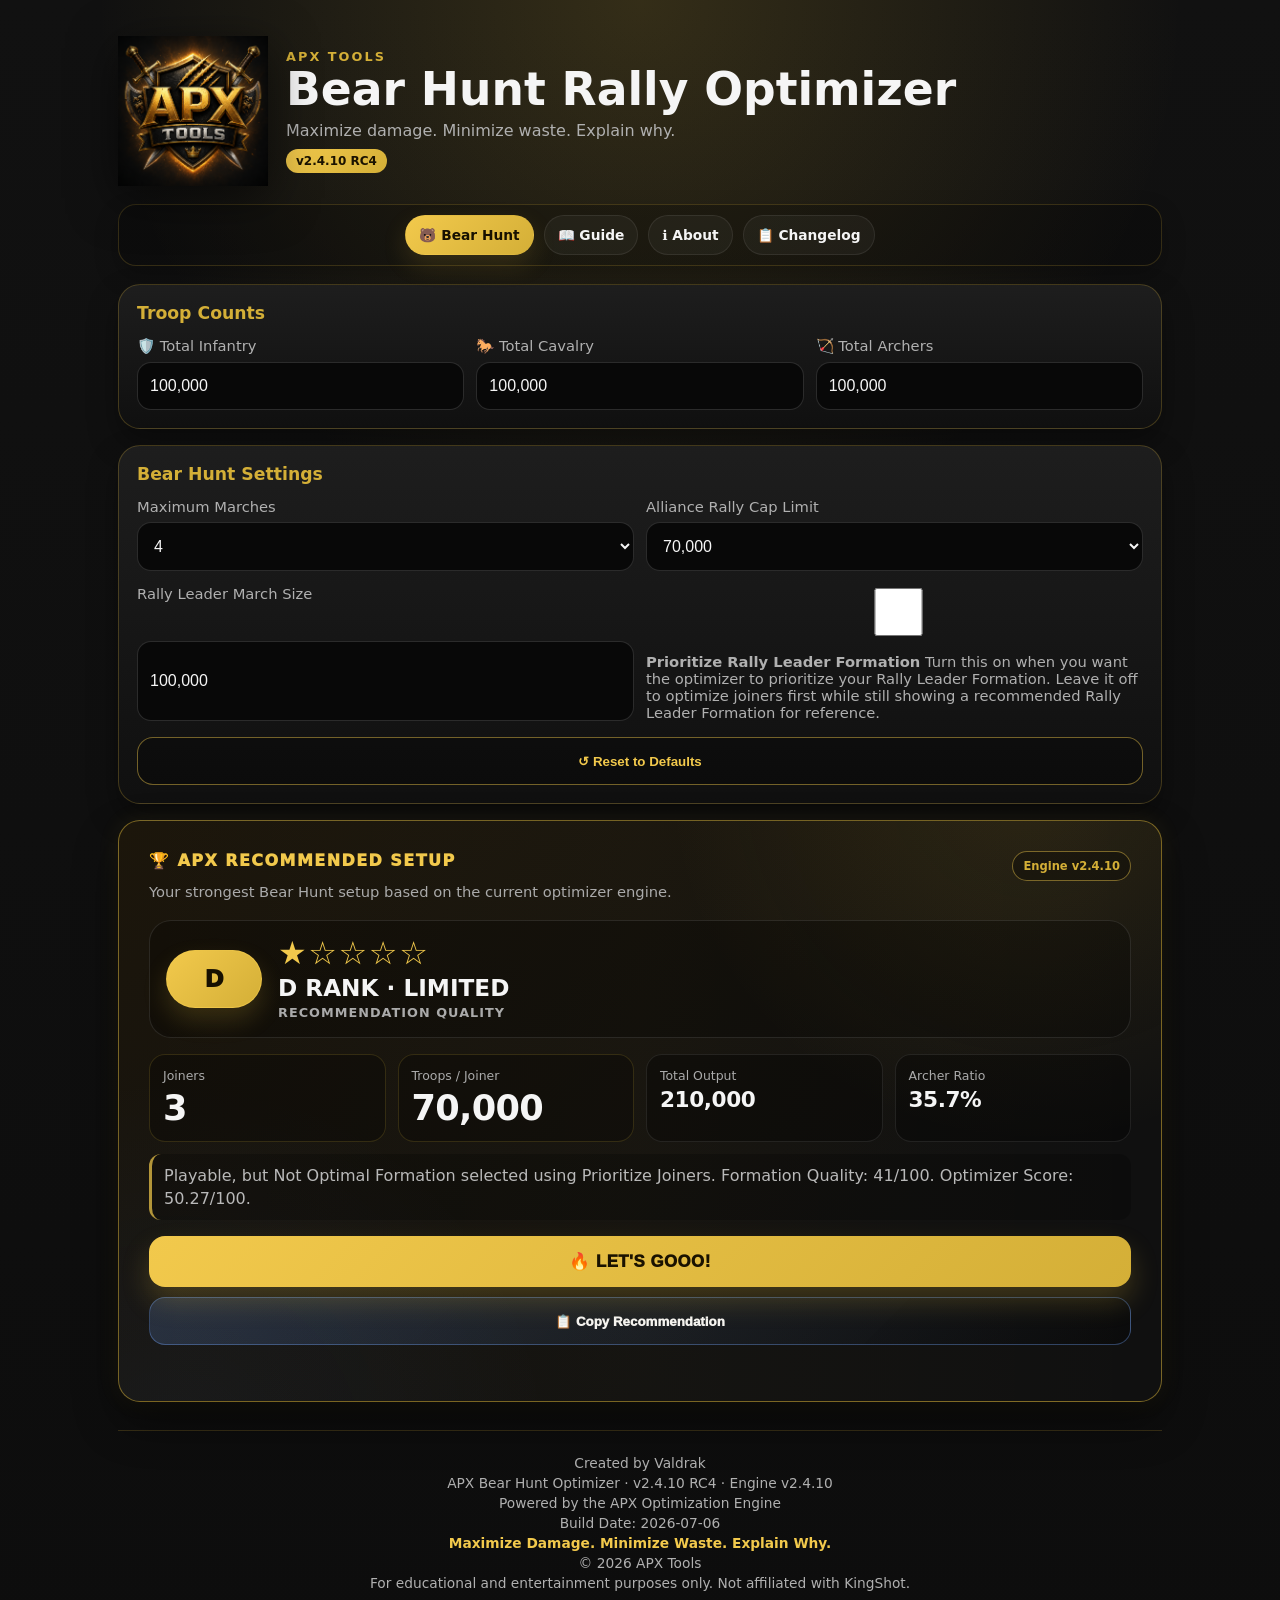
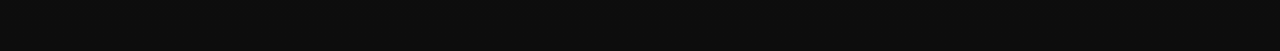
<file: index.html>
<!doctype html>
<html lang="en">
<head>
  <meta charset="utf-8" />
  <meta name="viewport" content="width=device-width, initial-scale=1" />
  <meta name="theme-color" content="#0D0D0D" />
  <title>APX Tools | Bear Hunt Optimizer v2.4.10 RC4</title>
  <link rel="icon" type="image/x-icon" href="favicon.ico" />
  <link rel="stylesheet" href="styles.min.css?v=2.4.10-rc4" />
</head>
<body>
  <main class="app-shell">
    <header class="hero-header">
      <img src="assets/apx-logo.png" alt="APX Tools Logo" class="site-logo" />
      <div class="hero-copy">
        <p class="eyebrow">APX Tools</p>
        <h1>Bear Hunt Rally Optimizer</h1>
        <p>Maximize damage. Minimize waste. Explain why.</p>
        <span class="version-pill">v2.4.10 RC4</span>
      </div>
    </header>

    <nav class="site-nav" aria-label="APX Tools Navigation">
      <a href="index.html" class="active" aria-current="page">🐻 Bear Hunt</a>
      <a href="guide.html">📖 Guide</a>
      <a href="about.html">ℹ️ About</a>
      <a href="changelog.html">📋 Changelog</a>
    </nav>

    <section class="card input-card">
      <h2>Troop Counts</h2>
      <div class="grid three">
        <label>🛡️ Total Infantry
          <input id="infantry" type="text" inputmode="numeric" pattern="[0-9,]*" value="100000" />
        </label>
        <label>🐎 Total Cavalry
          <input id="cavalry" type="text" inputmode="numeric" pattern="[0-9,]*" value="100000" />
        </label>
        <label>🏹 Total Archers
          <input id="archers" type="text" inputmode="numeric" pattern="[0-9,]*" value="100000" />
        </label>
      </div>
    </section>

    <section class="card input-card">
      <h2>Bear Hunt Settings</h2>
      <div class="grid two">
        <label>Maximum Marches
          <select id="maxMarches">
            <option value="3">3</option>
            <option value="4" selected>4</option>
            <option value="5">5</option>
            <option value="6">6</option>
          </select>
        </label>
        <label>Alliance Rally Cap Limit
          <select id="allianceCap">
            <option value="40000">40,000</option>
            <option value="50000">50,000</option>
            <option value="60000">60,000</option>
            <option value="65000">65,000</option>
            <option value="70000" selected>70,000</option>
            <option value="75000">75,000</option>
            <option value="80000">80,000</option>
            <option value="85000">85,000</option>
            <option value="90000">90,000</option>
            <option value="100000">100,000</option>
            <option value="105000">105,000</option>
            <option value="110000">110,000</option>
          </select>
        </label>
      </div>
      <div id="leaderSettings" class="leader-settings always-visible">
        <div class="grid two">
          <label>Rally Leader March Size
            <input id="leaderSize" type="text" inputmode="numeric" pattern="[0-9,]*" value="100000" />
          </label>
          <div class="leader-priority-panel">
            <label class="switch-row" for="includeLeader">
              <input id="includeLeader" type="checkbox" />
              <span class="switch-box" aria-hidden="true"></span>
              <span class="switch-copy">
                <strong>Prioritize Rally Leader Formation</strong>
                <span>Turn this on when you want the optimizer to prioritize your Rally Leader Formation. Leave it off to optimize joiners first while still showing a recommended Rally Leader Formation for reference.</span>
              </span>
            </label>
          </div>
        </div>
      </div>
      <button id="resetButton" class="secondary-button" type="button">↺ Reset to Defaults</button>
    </section>

    <section id="apxRecommendation" class="card hero-card hero-card-v2">
      <div class="hero-topline">
        <div>
          <div class="card-kicker">🏆 APX Recommended Setup</div>
          <p class="hero-subtitle">Your strongest Bear Hunt setup based on the current optimizer engine.</p>
        </div>
        <span class="engine-chip">Engine v2.4.10</span>
      </div>

      <div class="quality-hero">
        <div class="grade-badge grade-badge-large" id="gradeBadge">—</div>
        <div class="quality-copy">
          <div id="qualityStars" class="stars stars-large">☆☆☆☆☆</div>
          <div id="qualityLabel" class="quality-label quality-label-large">Calculating</div>
          <span class="quality-caption">Recommendation Quality</span>
        </div>
      </div>

      <div class="hero-stats hero-stats-v2">
        <div class="primary-stat"><span>Joiners</span><strong id="recJoiners">—</strong></div>
        <div class="primary-stat"><span>Troops / Joiner</span><strong id="recSize">—</strong></div>
        <div><span>Total Output</span><strong id="recOutput">—</strong></div>
        <div><span>Archer Ratio</span><strong id="recRatio">—</strong></div>
      </div>
      <p id="recSummary" class="note hero-note">Enter troop counts to generate a recommendation.</p>
      <button id="goButton" class="go-button" type="button">🔥 LET'S GOOO!</button>
      <button id="copyButton" class="copy-button" type="button">📋 Copy Recommendation</button>
      <p id="copyStatus" class="copy-status" aria-live="polite"></p>
    </section>


    <section id="details" class="details hidden">
      <section class="card formation-card">
        <h2>⚔️ Joiner Formation</h2>
        <div class="formation-grid">
          <div class="troop-card troop-archer"><span class="troop-icon">🏹</span><strong id="joinArchers">—</strong><span>Archers</span></div>
          <div class="troop-card troop-cavalry"><span class="troop-icon">🐎</span><strong id="joinCavalry">—</strong><span>Cavalry</span></div>
          <div class="troop-card troop-infantry"><span class="troop-icon">🛡️</span><strong id="joinInfantry">—</strong><span>Infantry</span></div>
        </div>
        <div class="breakdown-list compact-breakdown">
          <div><span>Per Joiner Total</span><strong id="joinSize">—</strong></div>
          <div><span>Total Joiner Output</span><strong id="joinTotal">—</strong></div>
        </div>
      </section>

      <section id="leaderBreakdownCard" class="card formation-card">
        <h2>👑 Rally Leader Formation</h2>
        <div class="formation-grid">
          <div class="troop-card troop-archer"><span class="troop-icon">🏹</span><strong id="leaderArchers">—</strong><small id="leaderArchersPct" class="troop-percent">—</small><span>Archers</span></div>
          <div class="troop-card troop-cavalry"><span class="troop-icon">🐎</span><strong id="leaderCavalry">—</strong><small id="leaderCavalryPct" class="troop-percent">—</small><span>Cavalry</span></div>
          <div class="troop-card troop-infantry"><span class="troop-icon">🛡️</span><strong id="leaderInfantry">—</strong><small id="leaderInfantryPct" class="troop-percent">—</small><span>Infantry</span></div>
        </div>
        <div class="breakdown-list compact-breakdown">
          <div><span>Leader Total</span><strong id="leaderTotal">—</strong></div>
          <div><span>Status</span><strong id="leaderStatus">—</strong></div>
        </div>
      </section>

      <section class="card alt-card formation-card">
        <h2>⚔️ Maximum Marches Setup</h2>
        <p class="note">Shows what happens if you use your selected Maximum Marches, even when APX recommends fewer.</p>
        <div class="formation-grid">
          <div class="troop-card troop-archer"><span class="troop-icon">🏹</span><strong id="maxArchers">—</strong><span>Archers</span></div>
          <div class="troop-card troop-cavalry"><span class="troop-icon">🐎</span><strong id="maxCavalry">—</strong><span>Cavalry</span></div>
          <div class="troop-card troop-infantry"><span class="troop-icon">🛡️</span><strong id="maxInfantry">—</strong><span>Infantry</span></div>
        </div>
        <div class="breakdown-list compact-breakdown">
          <div><span>Marches</span><strong id="maxJoiners">—</strong></div>
          <div><span>Troops / Joiner</span><strong id="maxSize">—</strong></div>
          <div><span>Total Output</span><strong id="maxOutput">—</strong></div>
          <div><span>Archer Ratio</span><strong id="maxRatio">—</strong></div>
          <div><span>Status</span><strong id="maxStatus">—</strong></div>
        </div>
      </section>

      <section id="maxLeaderBreakdownCard" class="card alt-card formation-card">
        <h2>👑 Maximum Marches Rally Leader Formation</h2>
        <div class="formation-grid">
          <div class="troop-card troop-archer"><span class="troop-icon">🏹</span><strong id="maxLeaderArchers">—</strong><small id="maxLeaderArchersPct" class="troop-percent">—</small><span>Archers</span></div>
          <div class="troop-card troop-cavalry"><span class="troop-icon">🐎</span><strong id="maxLeaderCavalry">—</strong><small id="maxLeaderCavalryPct" class="troop-percent">—</small><span>Cavalry</span></div>
          <div class="troop-card troop-infantry"><span class="troop-icon">🛡️</span><strong id="maxLeaderInfantry">—</strong><small id="maxLeaderInfantryPct" class="troop-percent">—</small><span>Infantry</span></div>
        </div>
        <div class="breakdown-list compact-breakdown">
          <div><span>Leader Total</span><strong id="maxLeaderTotal">—</strong></div>
          <div><span>Status</span><strong id="maxLeaderStatus">—</strong></div>
        </div>
      </section>

      <section class="card report-card">
        <h2>📋 Optimization Report</h2>
        <div id="report" class="report-list"></div>
      </section>

      <section class="card coach-card">
        <h2>💡 APX Coach</h2>
        <p id="coach" class="coach-text">—</p>
      </section>

      <section class="card insights-card">
        <h2>🔍 APX Insights</h2>
        <div id="insights" class="report-list"></div>
      </section>
    </section>

    <footer class="site-footer">
      <p>Created by Valdrak</p>
      <p>APX Bear Hunt Optimizer · v2.4.10 RC4 · Engine v2.4.10</p>
      <p>Powered by the APX Optimization Engine</p>
      <p>Build Date: 2026-07-06</p>
      <p><strong>Maximize Damage. Minimize Waste. Explain Why.</strong></p>
      <p>© 2026 APX Tools</p>
      <p>For educational and entertainment purposes only. Not affiliated with KingShot.</p>
    </footer>
  </main>
  <script src="app.min.js?v=2.4.10-rc4"></script>
</body>
</html>
</file>
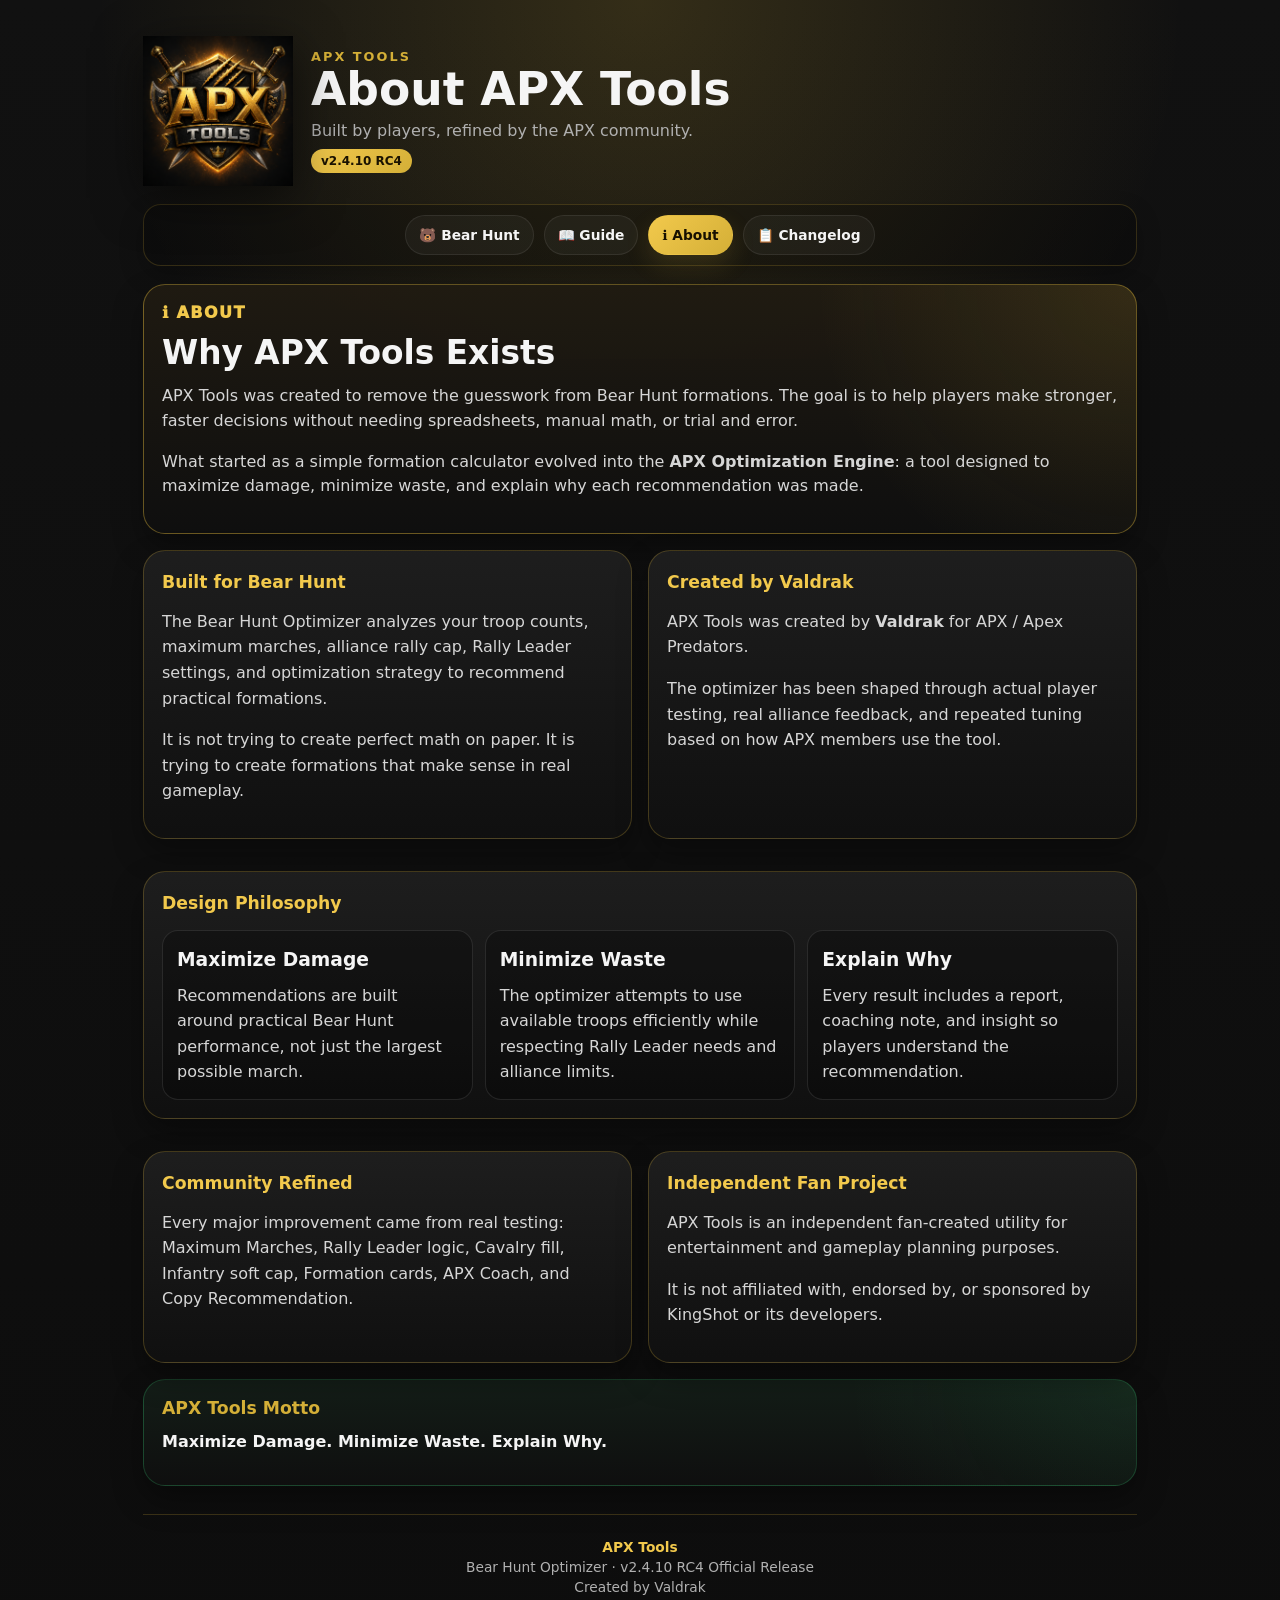
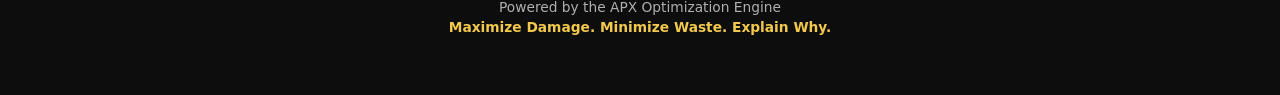
<file: about.html>
<!doctype html>
<html lang="en">
<head>
  <meta charset="utf-8" />
  <meta name="viewport" content="width=device-width, initial-scale=1" />
  <meta name="theme-color" content="#0D0D0D" />
  <title>APX Tools | About</title>
  <link rel="icon" href="/favicon.ico" sizes="any" />
  <link rel="shortcut icon" href="/favicon.ico" />
  <link rel="stylesheet" href="styles.min.css?v=2.4.10-rc4" />
</head>
<body>
  <main class="app-shell guide-shell">
    <header class="hero-header">
      <img src="assets/apx-logo.png" alt="APX Tools Logo" class="site-logo" />
      <div class="hero-copy">
        <p class="eyebrow">APX Tools</p>
        <h1>About APX Tools</h1>
        <p>Built by players, refined by the APX community.</p>
        <span class="version-pill">v2.4.10 RC4</span>
      </div>
    </header>
    <nav class="site-nav" aria-label="APX Tools Navigation">
      <a href="index.html">🐻 Bear Hunt</a>
      <a href="guide.html">📖 Guide</a>
      <a href="about.html" class="active" aria-current="page">ℹ️ About</a>
      <a href="changelog.html">📋 Changelog</a>
    </nav>


    <section class="card guide-hero-card">
      <div class="card-kicker">ℹ️ About</div>
      <h2>Why APX Tools Exists</h2>
      <p>APX Tools was created to remove the guesswork from Bear Hunt formations. The goal is to help players make stronger, faster decisions without needing spreadsheets, manual math, or trial and error.</p>
      <p>What started as a simple formation calculator evolved into the <strong>APX Optimization Engine</strong>: a tool designed to maximize damage, minimize waste, and explain why each recommendation was made.</p>
    </section>

    <section class="guide-grid">
      <article class="card guide-card">
        <h2>Built for Bear Hunt</h2>
        <p>The Bear Hunt Optimizer analyzes your troop counts, maximum marches, alliance rally cap, Rally Leader settings, and optimization strategy to recommend practical formations.</p>
        <p>It is not trying to create perfect math on paper. It is trying to create formations that make sense in real gameplay.</p>
      </article>

      <article class="card guide-card">
        <h2>Created by Valdrak</h2>
        <p>APX Tools was created by <strong>Valdrak</strong> for APX / Apex Predators.</p>
        <p>The optimizer has been shaped through actual player testing, real alliance feedback, and repeated tuning based on how APX members use the tool.</p>
      </article>

      <article class="card guide-card full-width">
        <h2>Design Philosophy</h2>
        <div class="guide-callouts">
          <div class="guide-callout">
            <h3>Maximize Damage</h3>
            <p>Recommendations are built around practical Bear Hunt performance, not just the largest possible march.</p>
          </div>
          <div class="guide-callout">
            <h3>Minimize Waste</h3>
            <p>The optimizer attempts to use available troops efficiently while respecting Rally Leader needs and alliance limits.</p>
          </div>
          <div class="guide-callout">
            <h3>Explain Why</h3>
            <p>Every result includes a report, coaching note, and insight so players understand the recommendation.</p>
          </div>
        </div>
      </article>

      <article class="card guide-card">
        <h2>Community Refined</h2>
        <p>Every major improvement came from real testing: Maximum Marches, Rally Leader logic, Cavalry fill, Infantry soft cap, Formation cards, APX Coach, and Copy Recommendation.</p>
      </article>

      <article class="card guide-card">
        <h2>Independent Fan Project</h2>
        <p>APX Tools is an independent fan-created utility for entertainment and gameplay planning purposes.</p>
        <p>It is not affiliated with, endorsed by, or sponsored by KingShot or its developers.</p>
      </article>
    </section>

    <section class="card guide-closing">
      <h2>APX Tools Motto</h2>
      <p><strong>Maximize Damage. Minimize Waste. Explain Why.</strong></p>
    </section>

    <footer class="site-footer">
      <p><strong>APX Tools</strong></p>
      <p>Bear Hunt Optimizer · v2.4.10 RC4 Official Release</p>
      <p>Created by Valdrak</p>
      <p>Powered by the APX Optimization Engine</p>
      <p><strong>Maximize Damage. Minimize Waste. Explain Why.</strong></p>
    </footer>
  </main>
</body>
</html>
</file>
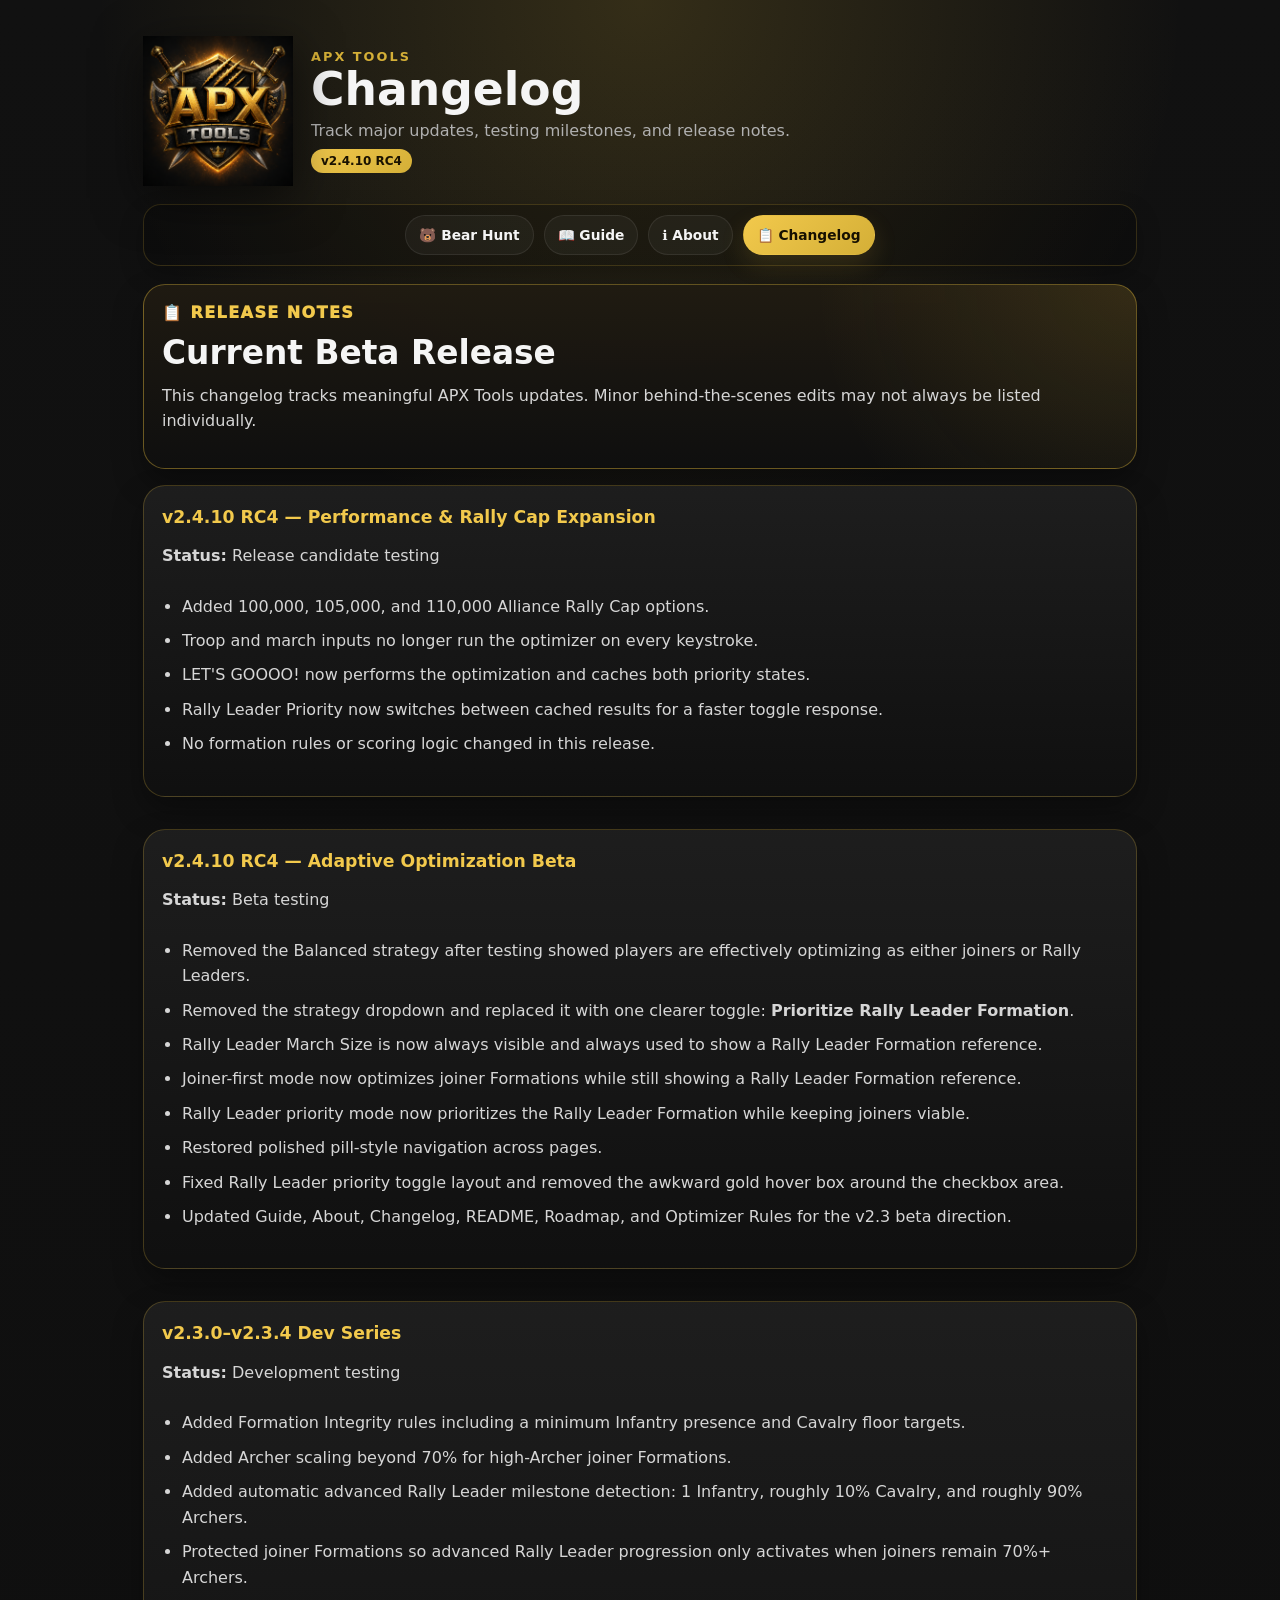
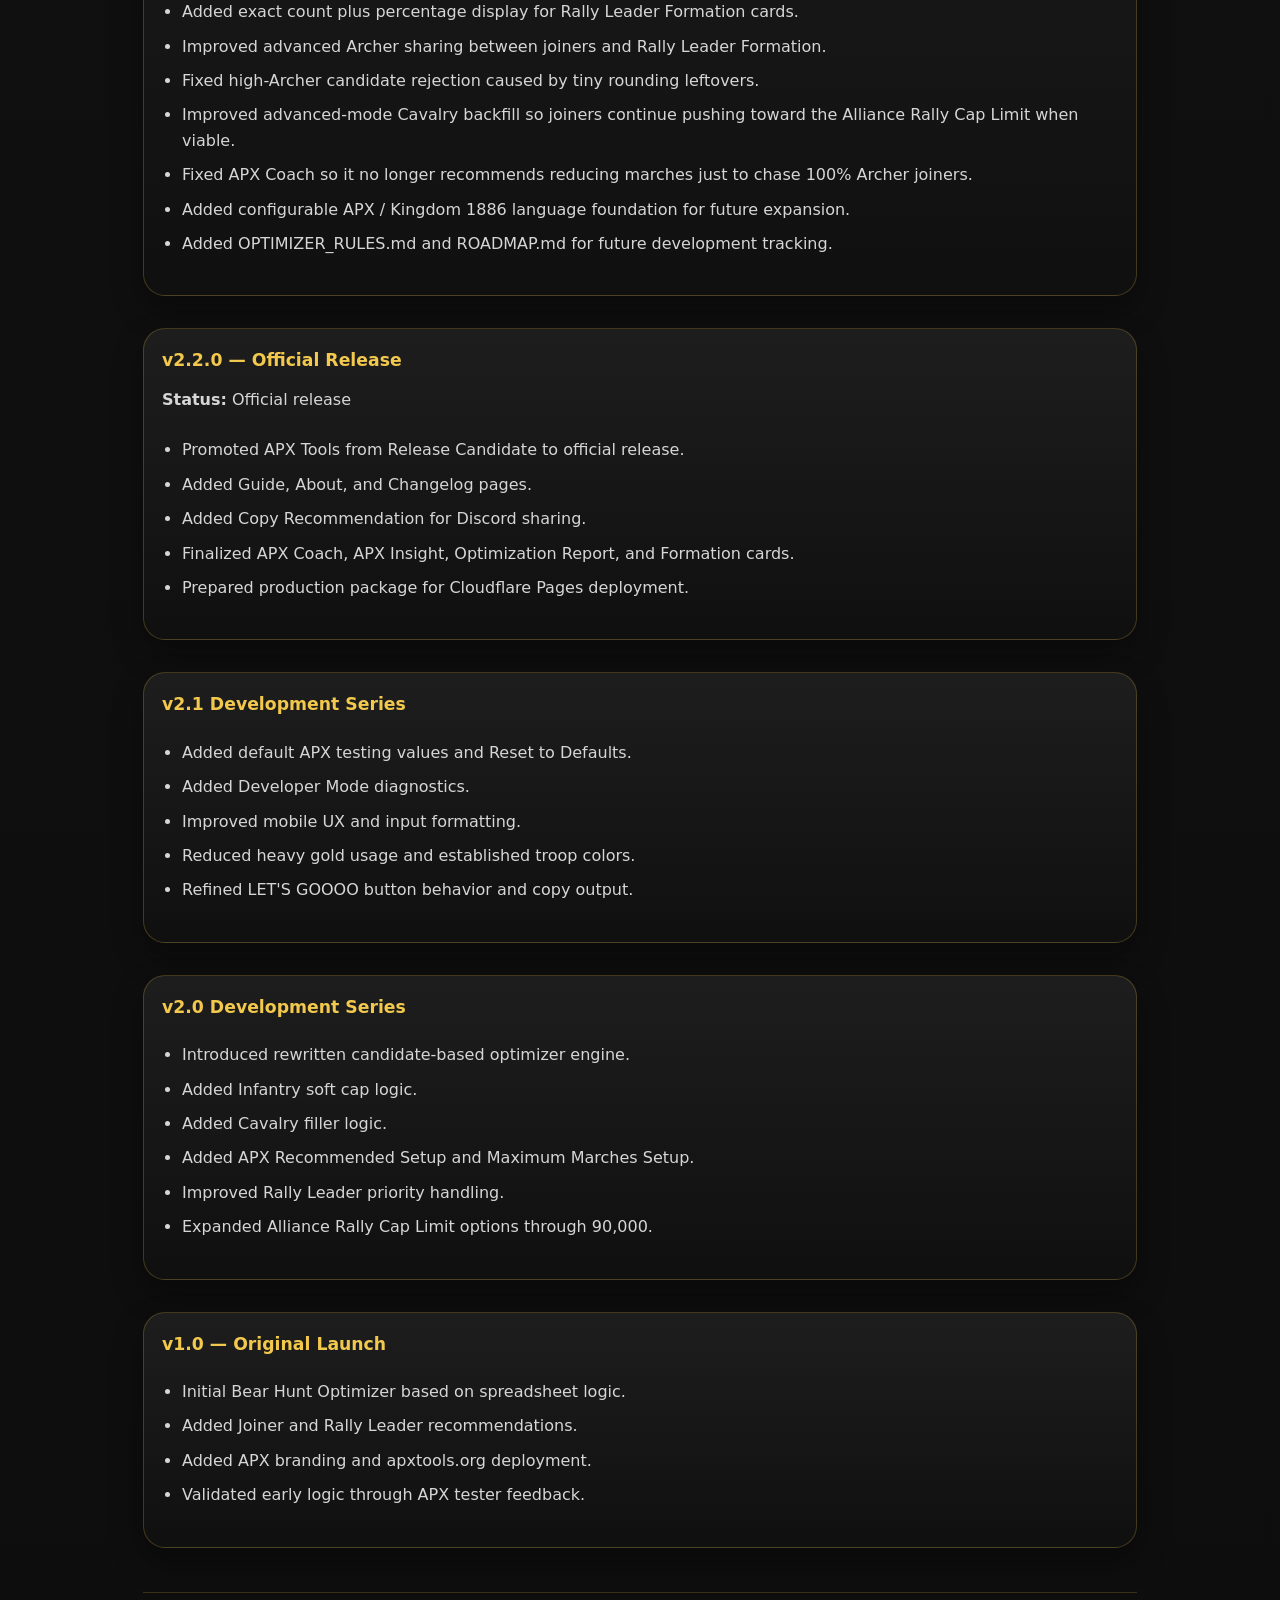
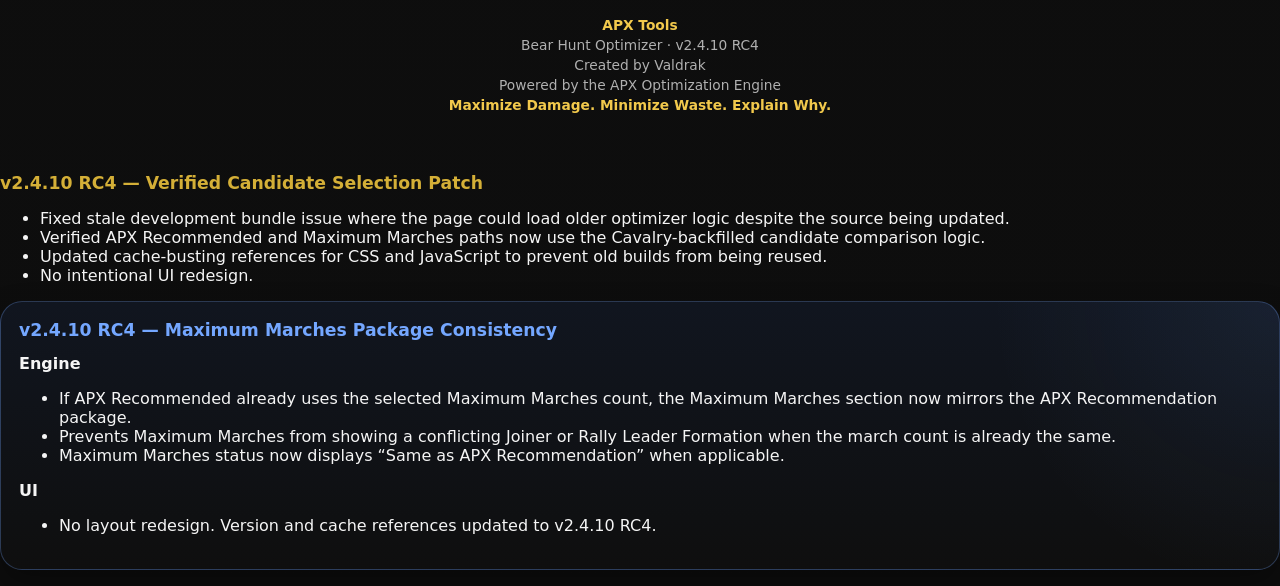
<file: changelog.html>
<!doctype html>
<html lang="en">
<head>
  <meta charset="utf-8" />
  <meta name="viewport" content="width=device-width, initial-scale=1" />
  <meta name="theme-color" content="#0D0D0D" />
  <title>APX Tools | Changelog</title>
  <link rel="icon" href="/favicon.ico" sizes="any" />
  <link rel="shortcut icon" href="/favicon.ico" />
  <link rel="stylesheet" href="styles.min.css?v=2.4.10-rc4" />
</head>
<body>
  <main class="app-shell guide-shell">
    <header class="hero-header">
      <img src="assets/apx-logo.png" alt="APX Tools Logo" class="site-logo" />
      <div class="hero-copy">
        <p class="eyebrow">APX Tools</p>
        <h1>Changelog</h1>
        <p>Track major updates, testing milestones, and release notes.</p>
        <span class="version-pill">v2.4.10 RC4</span>
      </div>
    </header>

    <nav class="site-nav" aria-label="APX Tools Navigation">
      <a href="index.html">🐻 Bear Hunt</a>
      <a href="guide.html">📖 Guide</a>
      <a href="about.html">ℹ️ About</a>
      <a href="changelog.html" class="active" aria-current="page">📋 Changelog</a>
    </nav>

    <section class="card guide-hero-card">
      <div class="card-kicker">📋 Release Notes</div>
      <h2>Current Beta Release</h2>
      <p>This changelog tracks meaningful APX Tools updates. Minor behind-the-scenes edits may not always be listed individually.</p>
    </section>

    <section class="guide-grid">
      <article class="card guide-card full-width changelog-entry">
        <h2>v2.4.10 RC4 — Performance & Rally Cap Expansion</h2>
        <p><strong>Status:</strong> Release candidate testing</p>
        <ul>
          <li>Added 100,000, 105,000, and 110,000 Alliance Rally Cap options.</li>
          <li>Troop and march inputs no longer run the optimizer on every keystroke.</li>
          <li>LET'S GOOOO! now performs the optimization and caches both priority states.</li>
          <li>Rally Leader Priority now switches between cached results for a faster toggle response.</li>
          <li>No formation rules or scoring logic changed in this release.</li>
        </ul>
      </article>
      <article class="card guide-card full-width changelog-entry">
        <h2>v2.4.10 RC4 — Adaptive Optimization Beta</h2>
        <p><strong>Status:</strong> Beta testing</p>
        <ul>
          <li>Removed the Balanced strategy after testing showed players are effectively optimizing as either joiners or Rally Leaders.</li>
          <li>Removed the strategy dropdown and replaced it with one clearer toggle: <strong>Prioritize Rally Leader Formation</strong>.</li>
          <li>Rally Leader March Size is now always visible and always used to show a Rally Leader Formation reference.</li>
          <li>Joiner-first mode now optimizes joiner Formations while still showing a Rally Leader Formation reference.</li>
          <li>Rally Leader priority mode now prioritizes the Rally Leader Formation while keeping joiners viable.</li>
          <li>Restored polished pill-style navigation across pages.</li>
          <li>Fixed Rally Leader priority toggle layout and removed the awkward gold hover box around the checkbox area.</li>
          <li>Updated Guide, About, Changelog, README, Roadmap, and Optimizer Rules for the v2.3 beta direction.</li>
        </ul>
      </article>

      <article class="card guide-card full-width changelog-entry">
        <h2>v2.3.0–v2.3.4 Dev Series</h2>
        <p><strong>Status:</strong> Development testing</p>
        <ul>
          <li>Added Formation Integrity rules including a minimum Infantry presence and Cavalry floor targets.</li>
          <li>Added Archer scaling beyond 70% for high-Archer joiner Formations.</li>
          <li>Added automatic advanced Rally Leader milestone detection: 1 Infantry, roughly 10% Cavalry, and roughly 90% Archers.</li>
          <li>Protected joiner Formations so advanced Rally Leader progression only activates when joiners remain 70%+ Archers.</li>
          <li>Added exact count plus percentage display for Rally Leader Formation cards.</li>
          <li>Improved advanced Archer sharing between joiners and Rally Leader Formation.</li>
          <li>Fixed high-Archer candidate rejection caused by tiny rounding leftovers.</li>
          <li>Improved advanced-mode Cavalry backfill so joiners continue pushing toward the Alliance Rally Cap Limit when viable.</li>
          <li>Fixed APX Coach so it no longer recommends reducing marches just to chase 100% Archer joiners.</li>
          <li>Added configurable APX / Kingdom 1886 language foundation for future expansion.</li>
          <li>Added OPTIMIZER_RULES.md and ROADMAP.md for future development tracking.</li>
        </ul>
      </article>

      <article class="card guide-card full-width changelog-entry">
        <h2>v2.2.0 — Official Release</h2>
        <p><strong>Status:</strong> Official release</p>
        <ul>
          <li>Promoted APX Tools from Release Candidate to official release.</li>
          <li>Added Guide, About, and Changelog pages.</li>
          <li>Added Copy Recommendation for Discord sharing.</li>
          <li>Finalized APX Coach, APX Insight, Optimization Report, and Formation cards.</li>
          <li>Prepared production package for Cloudflare Pages deployment.</li>
        </ul>
      </article>

      <article class="card guide-card full-width changelog-entry">
        <h2>v2.1 Development Series</h2>
        <ul>
          <li>Added default APX testing values and Reset to Defaults.</li>
          <li>Added Developer Mode diagnostics.</li>
          <li>Improved mobile UX and input formatting.</li>
          <li>Reduced heavy gold usage and established troop colors.</li>
          <li>Refined LET'S GOOOO button behavior and copy output.</li>
        </ul>
      </article>

      <article class="card guide-card full-width changelog-entry">
        <h2>v2.0 Development Series</h2>
        <ul>
          <li>Introduced rewritten candidate-based optimizer engine.</li>
          <li>Added Infantry soft cap logic.</li>
          <li>Added Cavalry filler logic.</li>
          <li>Added APX Recommended Setup and Maximum Marches Setup.</li>
          <li>Improved Rally Leader priority handling.</li>
          <li>Expanded Alliance Rally Cap Limit options through 90,000.</li>
        </ul>
      </article>

      <article class="card guide-card full-width changelog-entry">
        <h2>v1.0 — Original Launch</h2>
        <ul>
          <li>Initial Bear Hunt Optimizer based on spreadsheet logic.</li>
          <li>Added Joiner and Rally Leader recommendations.</li>
          <li>Added APX branding and apxtools.org deployment.</li>
          <li>Validated early logic through APX tester feedback.</li>
        </ul>
      </article>
    </section>

    <footer class="site-footer">
      <p><strong>APX Tools</strong></p>
      <p>Bear Hunt Optimizer · v2.4.10 RC4</p>
      <p>Created by Valdrak</p>
      <p>Powered by the APX Optimization Engine</p>
      <p><strong>Maximize Damage. Minimize Waste. Explain Why.</strong></p>
    </footer>
  </main>
</body>
</html>

      <section class="content-card">
        <h2>v2.4.10 RC4 — Verified Candidate Selection Patch</h2>
        <ul>
          <li>Fixed stale development bundle issue where the page could load older optimizer logic despite the source being updated.</li>
          <li>Verified APX Recommended and Maximum Marches paths now use the Cavalry-backfilled candidate comparison logic.</li>
          <li>Updated cache-busting references for CSS and JavaScript to prevent old builds from being reused.</li>
          <li>No intentional UI redesign.</li>
        </ul>
      </section>

      <section class="card report-card">
        <h2>v2.4.10 RC4 — Maximum Marches Package Consistency</h2>
        <p><strong>Engine</strong></p>
        <ul>
          <li>If APX Recommended already uses the selected Maximum Marches count, the Maximum Marches section now mirrors the APX Recommendation package.</li>
          <li>Prevents Maximum Marches from showing a conflicting Joiner or Rally Leader Formation when the march count is already the same.</li>
          <li>Maximum Marches status now displays “Same as APX Recommendation” when applicable.</li>
        </ul>
        <p><strong>UI</strong></p>
        <ul>
          <li>No layout redesign. Version and cache references updated to v2.4.10 RC4.</li>
        </ul>
      </section>
</file>
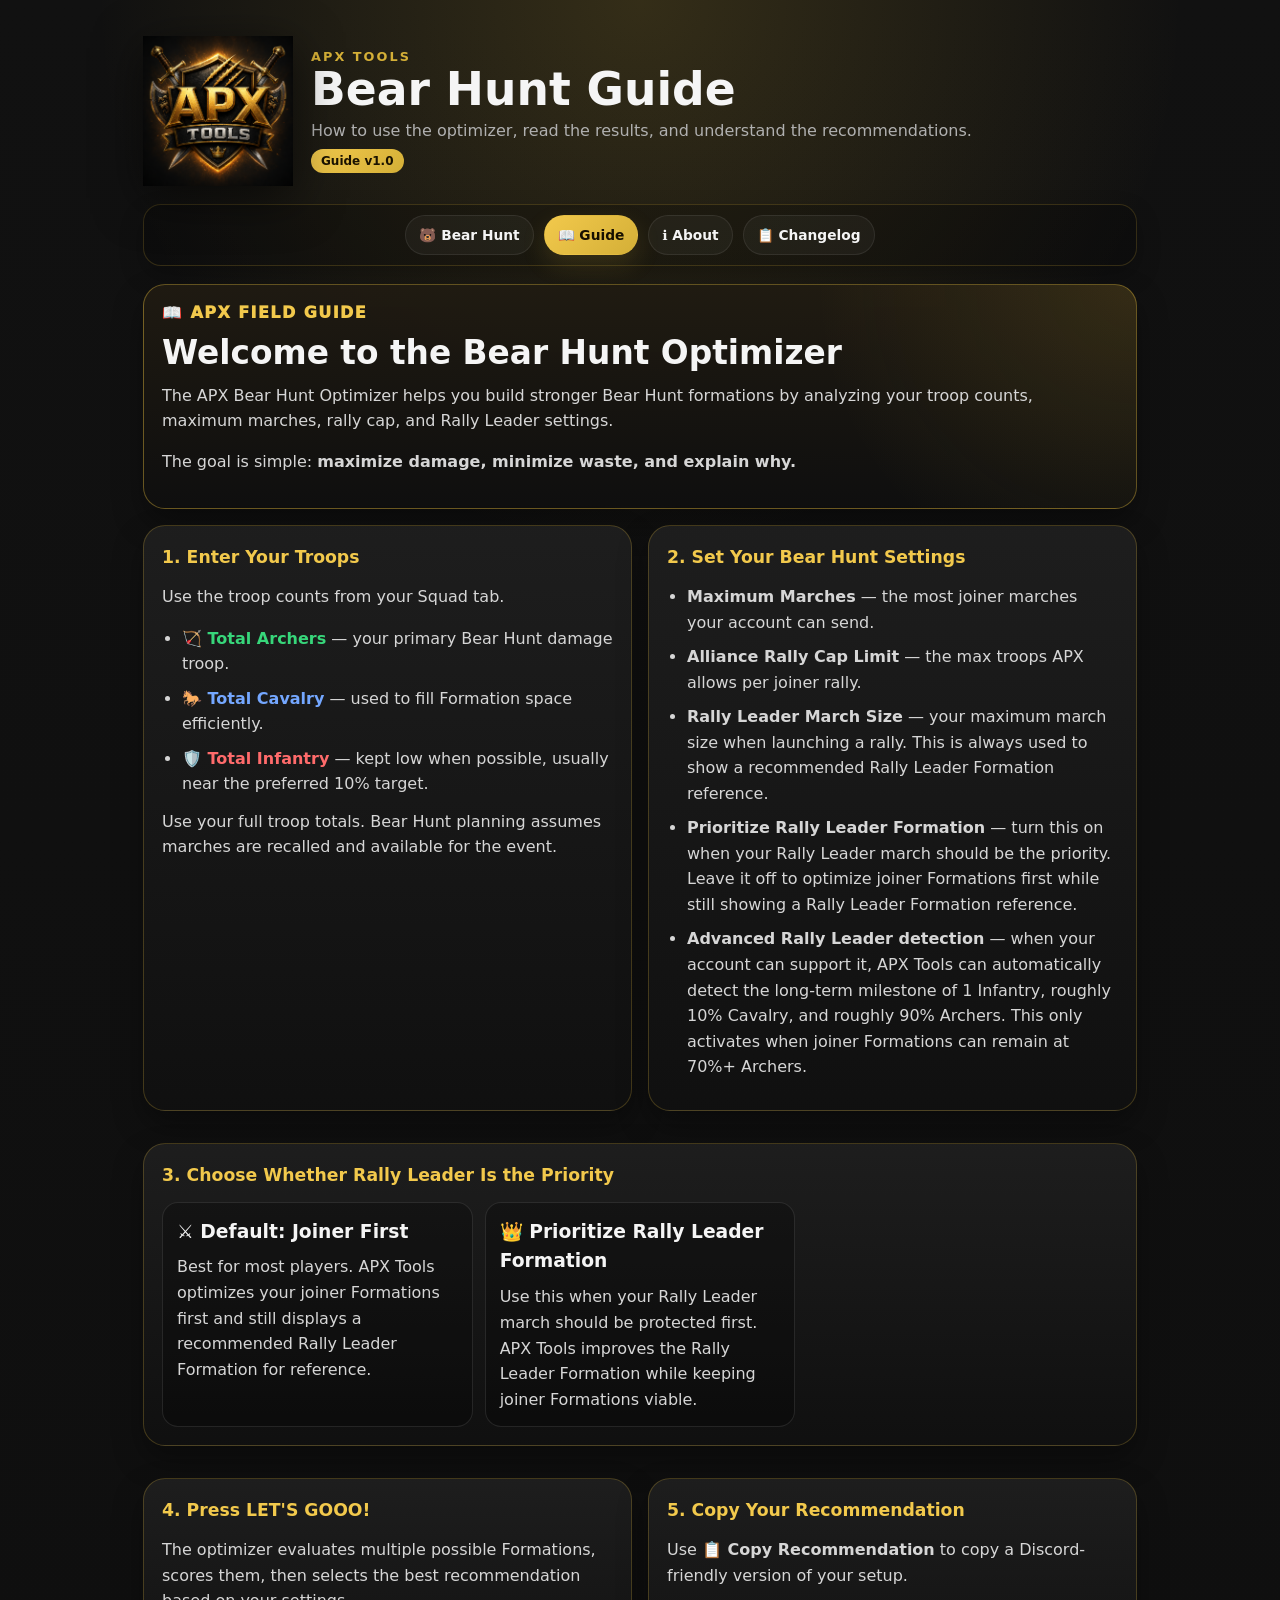
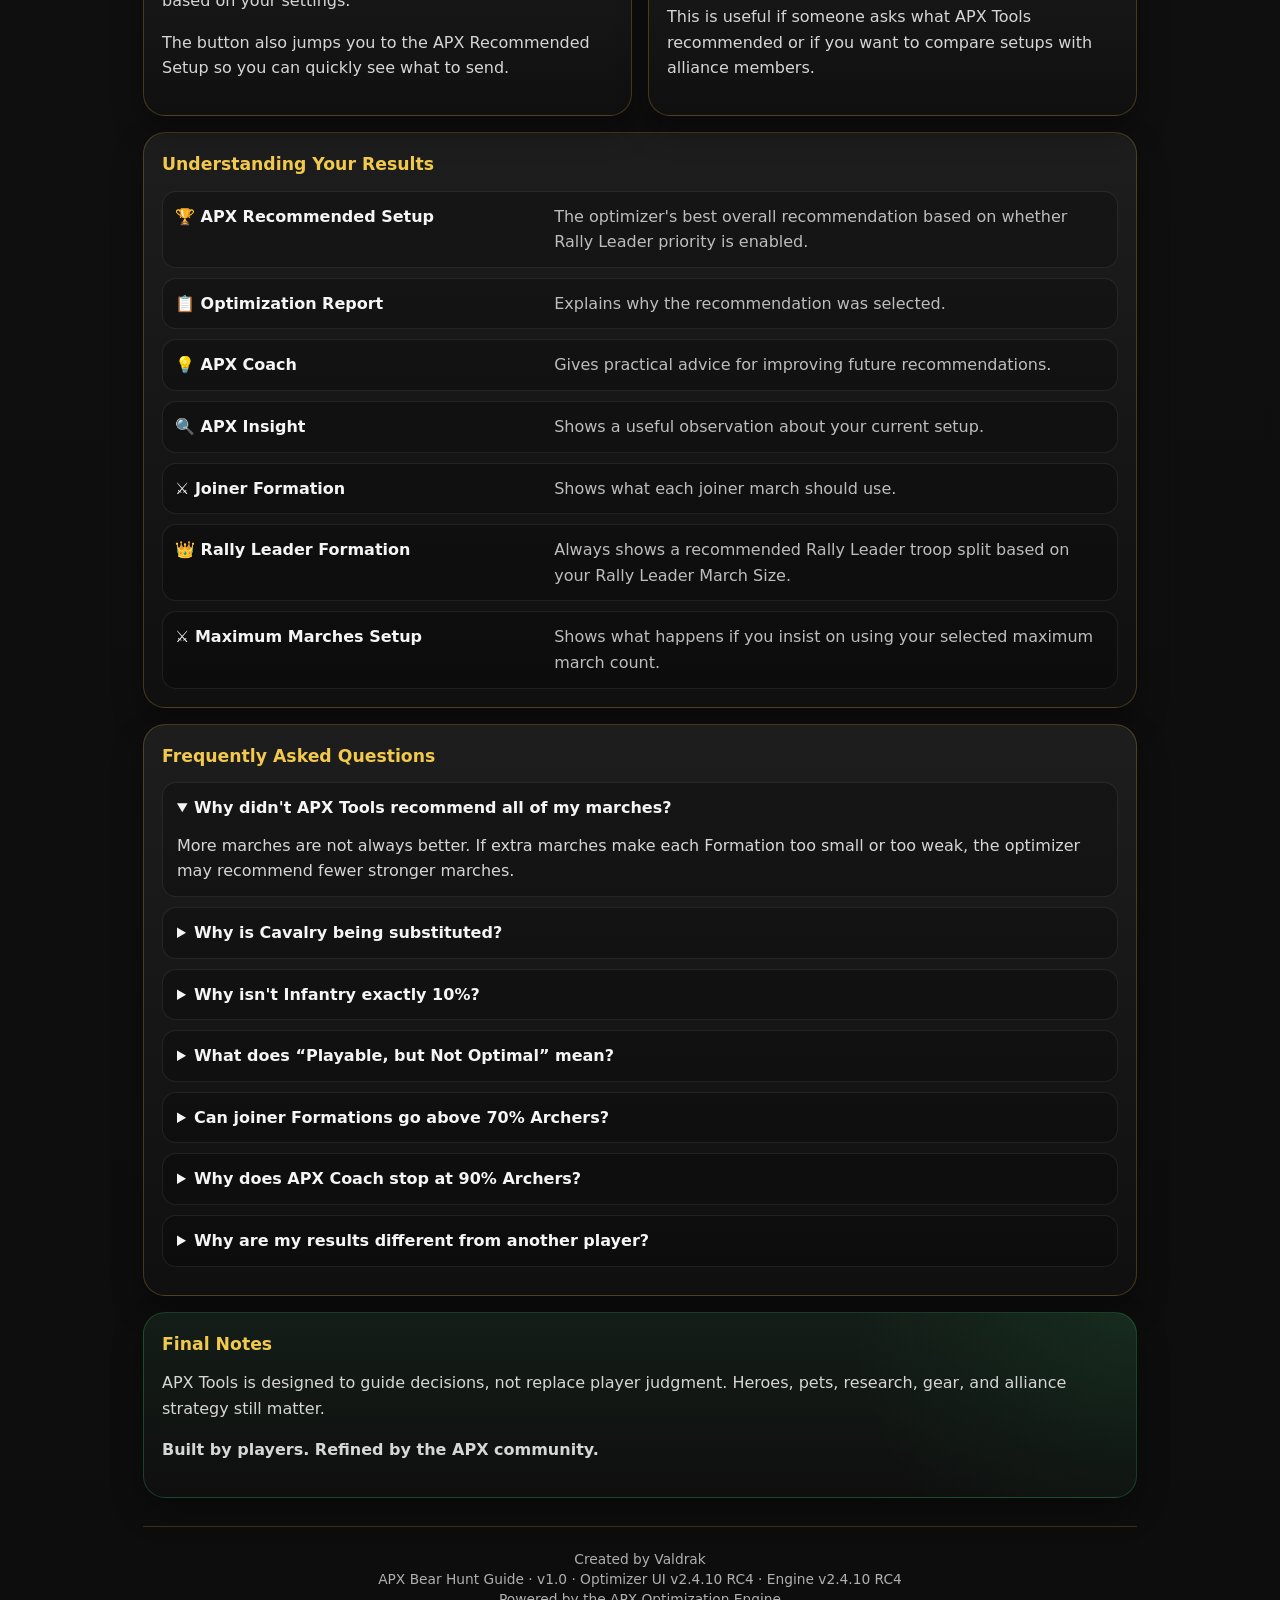
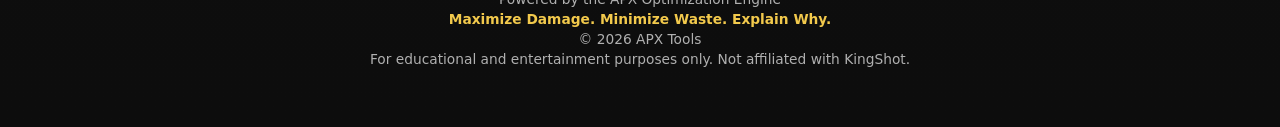
<file: guide.html>
<!doctype html>
<html lang="en">
<head>
  <meta charset="utf-8" />
  <meta name="viewport" content="width=device-width, initial-scale=1" />
  <meta name="theme-color" content="#0D0D0D" />
  <title>APX Tools | Bear Hunt Guide</title>
  <link rel="icon" type="image/x-icon" href="/favicon.ico" />
  <link rel="shortcut icon" href="/favicon.ico" />
  <link rel="stylesheet" href="styles.min.css?v=2.4.10-rc4" />
</head>
<body>
  <main class="app-shell guide-shell">
    <header class="hero-header">
      <img src="assets/apx-logo.png" alt="APX Tools Logo" class="site-logo" />
      <div class="hero-copy">
        <p class="eyebrow">APX Tools</p>
        <h1>Bear Hunt Guide</h1>
        <p>How to use the optimizer, read the results, and understand the recommendations.</p>
        <span class="version-pill">Guide v1.0</span>
      </div>
    </header>


    <nav class="site-nav" aria-label="APX Tools Navigation">
      <a href="index.html">🐻 Bear Hunt</a>
      <a href="guide.html" class="active" aria-current="page">📖 Guide</a>
      <a href="about.html">ℹ️ About</a>
      <a href="changelog.html">📋 Changelog</a>
    </nav>

    <section class="card guide-hero-card">
      <div class="card-kicker">📖 APX Field Guide</div>
      <h2>Welcome to the Bear Hunt Optimizer</h2>
      <p>The APX Bear Hunt Optimizer helps you build stronger Bear Hunt formations by analyzing your troop counts, maximum marches, rally cap, and Rally Leader settings.</p>
      <p>The goal is simple: <strong>maximize damage, minimize waste, and explain why.</strong></p>
    </section>

    <section class="guide-grid">
      <article class="card guide-card">
        <h2>1. Enter Your Troops</h2>
        <p>Use the troop counts from your Squad tab.</p>
        <ul>
          <li><span class="archer-text">🏹 Total Archers</span> — your primary Bear Hunt damage troop.</li>
          <li><span class="cavalry-text">🐎 Total Cavalry</span> — used to fill Formation space efficiently.</li>
          <li><span class="infantry-text">🛡️ Total Infantry</span> — kept low when possible, usually near the preferred 10% target.</li>
        </ul>
        <p>Use your full troop totals. Bear Hunt planning assumes marches are recalled and available for the event.</p>
      </article>

      <article class="card guide-card">
        <h2>2. Set Your Bear Hunt Settings</h2>
        <ul>
          <li><strong>Maximum Marches</strong> — the most joiner marches your account can send.</li>
          <li><strong>Alliance Rally Cap Limit</strong> — the max troops APX allows per joiner rally.</li>
          <li><strong>Rally Leader March Size</strong> — your maximum march size when launching a rally. This is always used to show a recommended Rally Leader Formation reference.</li>
          <li><strong>Prioritize Rally Leader Formation</strong> — turn this on when your Rally Leader march should be the priority. Leave it off to optimize joiner Formations first while still showing a Rally Leader Formation reference.</li>
          <li><strong>Advanced Rally Leader detection</strong> — when your account can support it, APX Tools can automatically detect the long-term milestone of 1 Infantry, roughly 10% Cavalry, and roughly 90% Archers. This only activates when joiner Formations can remain at 70%+ Archers.</li>
        </ul>
      </article>

      <article class="card guide-card full-width">
        <h2>3. Choose Whether Rally Leader Is the Priority</h2>
        <div class="guide-callouts">
          <div class="guide-callout">
            <h3>⚔️ Default: Joiner First</h3>
            <p>Best for most players. APX Tools optimizes your joiner Formations first and still displays a recommended Rally Leader Formation for reference.</p>
          </div>
          <div class="guide-callout">
            <h3>👑 Prioritize Rally Leader Formation</h3>
            <p>Use this when your Rally Leader march should be protected first. APX Tools improves the Rally Leader Formation while keeping joiner Formations viable.</p>
          </div>
        </div>
      </article>

      <article class="card guide-card">
        <h2>4. Press LET'S GOOO!</h2>
        <p>The optimizer evaluates multiple possible Formations, scores them, then selects the best recommendation based on your settings.</p>
        <p>The button also jumps you to the APX Recommended Setup so you can quickly see what to send.</p>
      </article>

      <article class="card guide-card">
        <h2>5. Copy Your Recommendation</h2>
        <p>Use <strong>📋 Copy Recommendation</strong> to copy a Discord-friendly version of your setup.</p>
        <p>This is useful if someone asks what APX Tools recommended or if you want to compare setups with alliance members.</p>
      </article>
    </section>

    <section class="card guide-card full-width">
      <h2>Understanding Your Results</h2>
      <div class="guide-result-list">
        <div><strong>🏆 APX Recommended Setup</strong><span>The optimizer's best overall recommendation based on whether Rally Leader priority is enabled.</span></div>
        <div><strong>📋 Optimization Report</strong><span>Explains why the recommendation was selected.</span></div>
        <div><strong>💡 APX Coach</strong><span>Gives practical advice for improving future recommendations.</span></div>
        <div><strong>🔍 APX Insight</strong><span>Shows a useful observation about your current setup.</span></div>
        <div><strong>⚔️ Joiner Formation</strong><span>Shows what each joiner march should use.</span></div>
        <div><strong>👑 Rally Leader Formation</strong><span>Always shows a recommended Rally Leader troop split based on your Rally Leader March Size.</span></div>
        <div><strong>⚔️ Maximum Marches Setup</strong><span>Shows what happens if you insist on using your selected maximum march count.</span></div>
      </div>
    </section>

    <section class="card guide-card full-width">
      <h2>Frequently Asked Questions</h2>
      <details open>
        <summary>Why didn't APX Tools recommend all of my marches?</summary>
        <p>More marches are not always better. If extra marches make each Formation too small or too weak, the optimizer may recommend fewer stronger marches.</p>
      </details>
      <details>
        <summary>Why is Cavalry being substituted?</summary>
        <p>Cavalry is used to fill unused Formation space after Archer allocation. It helps get closer to the Alliance Rally Cap Limit without overusing Infantry.</p>
      </details>
      <details>
        <summary>Why isn't Infantry exactly 10%?</summary>
        <p>The 10% Infantry rule is a preferred target, not an absolute hard rule. The optimizer may adjust when troop counts are limited.</p>
      </details>
      <details>
        <summary>What does “Playable, but Not Optimal” mean?</summary>
        <p>The setup can be used, but APX Tools found limitations that may reduce Bear Hunt damage. The APX Recommended Setup is usually preferred.</p>
      </details>
      <details>
        <summary>Can joiner Formations go above 70% Archers?</summary>
        <p>Yes. In v2.4.10 RC4, 70% is treated as a strong viability target, not a ceiling. If you have enough Archers, the optimizer can push joiner Formations higher while still keeping the setup practical.</p>
      </details>
      <details>
        <summary>Why does APX Coach stop at 90% Archers?</summary>
        <p>APX Coach will not recommend reducing marches just to chase 100% Archer joiners. Once a joiner Formation approaches the 90% Archer milestone, the tool treats it as elite and focuses on practical performance instead of perfect-looking math.</p>
      </details>
      <details>
        <summary>Why are my results different from another player?</summary>
        <p>Recommendations are based on your troop counts, maximum marches, Rally Leader March Size, Alliance Rally Cap Limit, and whether Rally Leader priority is enabled.</p>
      </details>
    </section>

    <section class="card guide-card full-width guide-closing">
      <h2>Final Notes</h2>
      <p>APX Tools is designed to guide decisions, not replace player judgment. Heroes, pets, research, gear, and alliance strategy still matter.</p>
      <p><strong>Built by players. Refined by the APX community.</strong></p>
    </section>

    <footer class="site-footer">
      <p>Created by Valdrak</p>
      <p>APX Bear Hunt Guide · v1.0 · Optimizer UI v2.4.10 RC4 · Engine v2.4.10 RC4</p>
      <p>Powered by the APX Optimization Engine</p>
      <p><strong>Maximize Damage. Minimize Waste. Explain Why.</strong></p>
      <p>© 2026 APX Tools</p>
      <p>For educational and entertainment purposes only. Not affiliated with KingShot.</p>
    </footer>
  </main>
</body>
</html>
</file>
<file: styles.min.css>
:root{--bg:#0d0d0d;--panel:#171717;--panel-2:#201b12;--text:#f5f5f5;--muted:#b0b0b0;--gold:#d4af37;--gold-2:#f2c94c;--green:#37d67a;--blue:#74a7ff;--amber:#ffbf47;--red:#ff6b6b;--border:rgba(212,175,55,.26);--shadow:rgba(0,0,0,.42)}*{box-sizing:border-box}body{margin:0;min-height:100vh;background:radial-gradient(circle at top,rgba(212,175,55,.18),transparent 34rem),linear-gradient(180deg,#111111,var(--bg));color:var(--text);font-family:system-ui,-apple-system,BlinkMacSystemFont,"Segoe UI",sans-serif}.app-shell{width:min(1100px,100%);margin:0 auto;padding:18px}.hero-header{display:flex;align-items:center;gap:18px;padding:8px 0 18px}.site-logo{width:112px;max-width:34vw;height:auto;display:block;filter:drop-shadow(0 12px 24px rgba(0,0,0,.55))}.eyebrow{margin:0 0 4px;color:var(--gold-2);text-transform:uppercase;letter-spacing:.16em;font-weight:900;font-size:.8rem}h1,h2,p{margin-top:0}h1{font-size:clamp(1.55rem,7vw,2.85rem);line-height:.98;margin-bottom:8px}h2{color:var(--gold-2);font-size:1.08rem;margin-bottom:14px}.hero-copy p:not(.eyebrow){color:var(--muted);margin-bottom:9px}.version-pill{display:inline-block;color:#1a1200;background:linear-gradient(135deg,var(--gold-2),var(--gold));border-radius:999px;padding:5px 10px;font-weight:900;font-size:.75rem}.card{background:linear-gradient(180deg,rgba(30,30,30,.98),rgba(16,16,16,.98));border:1px solid var(--border);border-radius:22px;padding:18px;margin-bottom:16px;box-shadow:0 16px 34px var(--shadow)}.hero-card{border-color:rgba(242,201,76,.55);background:radial-gradient(circle at 88% 0%,rgba(242,201,76,.12),transparent 22rem),linear-gradient(145deg,#241d10,#111111 72%)}.card-kicker{color:var(--gold-2);text-transform:uppercase;letter-spacing:.09em;font-weight:1000;margin-bottom:12px}.quality-row{display:flex;justify-content:space-between;gap:16px;align-items:center;margin-bottom:14px}.stars{color:var(--gold-2);font-size:1.45rem;letter-spacing:.05em}.quality-label{color:var(--text);font-weight:900;text-transform:uppercase}.grade-badge{display:grid;place-items:center;min-width:56px;height:56px;border-radius:16px;border:1px solid rgba(242,201,76,.65);color:#1a1200;background:linear-gradient(135deg,var(--gold-2),var(--gold));font-size:1.35rem;font-weight:1000}.hero-stats,.grid{display:grid;gap:12px}.hero-stats{grid-template-columns:repeat(2,1fr);margin:12px 0}.hero-stats div,.stat-box{background:rgba(0,0,0,.32);border:1px solid rgba(255,255,255,.09);border-radius:16px;padding:13px}.hero-stats span{display:block;color:var(--muted);font-size:.78rem}.hero-stats strong{display:block;color:var(--gold-2);font-size:1.35rem;margin-top:4px}.note{color:var(--muted);line-height:1.45}.grid.two,.grid.three{grid-template-columns:1fr}label{display:grid;gap:7px;color:var(--muted);font-size:.92rem}input,select{width:100%;border:1px solid rgba(255,255,255,.14);border-radius:14px;background:#080808;color:var(--text);padding:14px 12px;font-size:1rem;outline:none}input:focus,select:focus{border-color:var(--gold-2);box-shadow:0 0 0 3px rgba(242,201,76,.14)}.check-row{display:flex;align-items:center;gap:10px;margin-top:15px;color:var(--text)}.check-row input{width:21px;height:21px;accent-color:var(--gold)}.leader-settings{margin-top:14px}.go-button{width:100%;border:0;border-radius:16px;padding:15px;background:linear-gradient(135deg,var(--gold-2),var(--gold));color:#1a1200;font-weight:1000;font-size:1.05rem;letter-spacing:.5px;cursor:pointer;box-shadow:0 14px 28px rgba(212,175,55,.24)}.go-button:active{transform:translateY(1px)}.secondary-button{width:100%;border:1px solid rgba(242,201,76,.45);border-radius:16px;padding:13px;margin-top:16px;background:rgba(0,0,0,.28);color:var(--gold-2);font-weight:900;cursor:pointer}.secondary-button:active{transform:translateY(1px)}.hidden{display:none}.details.highlight .card:first-child{animation:pulse 850ms ease}@keyframes pulse{0%{box-shadow:0 0 0 0 rgba(242,201,76,.5)}100%{box-shadow:0 0 0 18px rgba(242,201,76,0)}}.breakdown-list,.report-list{display:grid;gap:10px}.breakdown-list div,.report-list div{display:flex;justify-content:space-between;gap:14px;padding:12px;border-radius:14px;background:rgba(0,0,0,.28);border:1px solid rgba(255,255,255,.08)}.breakdown-list span{color:var(--muted)}.breakdown-list strong{color:var(--text);text-align:right}.report-list div{justify-content:flex-start;line-height:1.35;color:var(--text)}.report-list .good{border-color:rgba(55,214,122,.26)}.report-list .warn{border-color:rgba(255,191,71,.35)}.report-list .bad{border-color:rgba(255,107,107,.35)}.coach-text{color:var(--text);font-size:1.05rem;line-height:1.45;margin-bottom:0}.alt-card{border-color:rgba(116,167,255,.25)}.report-card{border-color:rgba(55,214,122,.22)}.coach-card{border-color:rgba(242,201,76,.34)}.insights-card{border-color:rgba(116,167,255,.24)}.site-footer{margin-top:28px;padding:20px 8px 28px;text-align:center;border-top:1px solid rgba(212,175,55,.22);color:var(--muted);font-size:.86rem}.site-footer p{margin:4px 0}@media (max-width:620px){.hero-header{flex-direction:column;text-align:center}.site-logo{width:132px}}@media (min-width:760px){.app-shell{padding:28px}.site-logo{width:150px}.grid.two{grid-template-columns:repeat(2,1fr)}.grid.three{grid-template-columns:repeat(3,1fr)}.hero-stats{grid-template-columns:repeat(4,1fr)}.details{display:grid;grid-template-columns:repeat(2,1fr);gap:16px}.details.hidden{display:none}.details .card{margin-bottom:0}.details .card:nth-last-child(-n+2){grid-column:1 / -1}}.hero-card-v2{position:relative;overflow:hidden;padding:clamp(18px,4vw,28px);border-color:rgba(242,201,76,.72);background:radial-gradient(circle at 90% -8%,rgba(242,201,76,.22),transparent 23rem),radial-gradient(circle at 5% 110%,rgba(116,167,255,.10),transparent 24rem),linear-gradient(145deg,#2a210f,#121212 68%);box-shadow:0 20px 46px rgba(0,0,0,.52),0 0 32px rgba(212,175,55,.14)}.hero-card-v2::before{content:"";position:absolute;inset:0;pointer-events:none;background:linear-gradient(90deg,transparent,rgba(242,201,76,.10),transparent);opacity:.42}.hero-topline,.quality-hero,.hero-stats-v2,.hero-note,.hero-card-v2 .go-button{position:relative;z-index:1}.hero-topline{display:flex;justify-content:space-between;align-items:flex-start;gap:14px;margin-bottom:18px}.hero-subtitle{color:var(--muted);margin:6px 0 0;line-height:1.35;font-size:.92rem}.engine-chip{flex:0 0 auto;border:1px solid rgba(242,201,76,.45);color:var(--gold-2);background:rgba(0,0,0,.28);border-radius:999px;padding:7px 10px;font-weight:900;font-size:.72rem;white-space:nowrap}.quality-hero{display:flex;align-items:center;gap:16px;padding:16px;border:1px solid rgba(255,255,255,.10);border-radius:22px;background:rgba(0,0,0,.26);margin-bottom:16px}.grade-badge-large{width:76px;height:76px;min-width:76px;border-radius:22px;font-size:1.7rem;box-shadow:0 12px 24px rgba(212,175,55,.20)}.quality-copy{min-width:0}.stars-large{font-size:clamp(1.35rem,7vw,2rem);line-height:1}.quality-label-large{font-size:clamp(1.05rem,4vw,1.45rem);margin-top:5px}.quality-caption{display:inline-block;margin-top:4px;color:var(--muted);font-size:.8rem;text-transform:uppercase;letter-spacing:.08em;font-weight:800}.hero-stats-v2{grid-template-columns:repeat(2,minmax(0,1fr))}.hero-stats-v2 div{min-height:82px}.hero-stats-v2 .primary-stat{border-color:rgba(242,201,76,.24);background:linear-gradient(180deg,rgba(242,201,76,.10),rgba(0,0,0,.30))}.hero-stats-v2 .primary-stat strong{font-size:clamp(1.55rem,8vw,2.2rem)}.hero-note{border-left:3px solid rgba(242,201,76,.72);padding:10px 12px;background:rgba(0,0,0,.22);border-radius:12px}@media (max-width:560px){.hero-topline{display:grid}.engine-chip{width:fit-content}.quality-hero{align-items:flex-start}}@media (min-width:820px){.hero-card-v2{padding:30px}.hero-stats-v2{grid-template-columns:repeat(4,minmax(0,1fr))}}.report-card h2,.coach-card h2,.insights-card h2{display:flex;align-items:center;gap:8px}.report-list div{align-items:flex-start;font-weight:650}.report-list .good{background:linear-gradient(90deg,rgba(55,214,122,.12),rgba(0,0,0,.24))}.report-list .warn{background:linear-gradient(90deg,rgba(255,191,71,.12),rgba(0,0,0,.24))}.report-list .bad{background:linear-gradient(90deg,rgba(255,107,107,.14),rgba(0,0,0,.24))}.coach-card{background:radial-gradient(circle at 100% 0%,rgba(242,201,76,.14),transparent 18rem),linear-gradient(180deg,rgba(32,27,18,.98),rgba(15,15,15,.98))}.coach-text{border-left:3px solid rgba(242,201,76,.85);padding:12px 14px;background:rgba(0,0,0,.24);border-radius:14px}.insights-card{background:radial-gradient(circle at 100% 0%,rgba(116,167,255,.12),transparent 18rem),linear-gradient(180deg,rgba(17,22,32,.98),rgba(15,15,15,.98))}.breakdown-list strong{color:var(--gold-2)}.quality-label-large{color:var(--gold-2);text-shadow:0 0 16px rgba(242,201,76,.18)}.hero-card-v2{border-color:rgba(212,175,55,.55);background:radial-gradient(circle at 88% -8%,rgba(212,175,55,.15),transparent 23rem),radial-gradient(circle at 5% 110%,rgba(116,167,255,.08),transparent 24rem),linear-gradient(145deg,#211a0e,#111111 70%);box-shadow:0 20px 46px rgba(0,0,0,.50),0 0 24px rgba(212,175,55,.10)}.hero-card-v2::before{opacity:.22}.card-kicker,.engine-chip,.eyebrow,h2{color:var(--gold)}.hero-subtitle,.quality-caption,.hero-stats span,.breakdown-list span,.note{color:#b9b9b9}.hero-stats strong,.breakdown-list strong{color:var(--text)}.hero-stats-v2 .primary-stat{border-color:rgba(212,175,55,.18);background:rgba(0,0,0,.28)}.quality-label-large{color:var(--text);text-shadow:none}.grade-badge-large,.grade-badge{background:linear-gradient(135deg,var(--gold-2),var(--gold));color:#171000}.report-card{border-color:rgba(116,167,255,.28)}.report-card h2{color:var(--blue)}.coach-card{border-color:rgba(55,214,122,.25);background:radial-gradient(circle at 100% 0%,rgba(55,214,122,.10),transparent 18rem),linear-gradient(180deg,rgba(20,30,24,.98),rgba(15,15,15,.98))}.coach-card h2{color:var(--green)}.coach-text{border-left-color:rgba(55,214,122,.85)}.insights-card{border-color:rgba(172,129,255,.28);background:radial-gradient(circle at 100% 0%,rgba(172,129,255,.10),transparent 18rem),linear-gradient(180deg,rgba(22,18,32,.98),rgba(15,15,15,.98))}.insights-card h2{color:#b99cff}.go-button{transition:transform .18s ease,filter .18s ease,background .22s ease,box-shadow .22s ease,color .22s ease}.go-button.is-working{background:linear-gradient(135deg,#8fc0ff,var(--blue));color:#061326;box-shadow:0 14px 28px rgba(116,167,255,.22)}.go-button.is-complete{background:linear-gradient(135deg,#6df0a2,var(--green));color:#04170b;box-shadow:0 14px 28px rgba(55,214,122,.22)}.go-button.is-working,.go-button.is-complete{transform:translateY(-1px)}:root{--archer:#37d67a;--cavalry:#74a7ff;--infantry:#ff6b6b;--purple:#b99cff}.hero-card-v2{border-color:rgba(212,175,55,.52);background:radial-gradient(circle at 88% -8%,rgba(212,175,55,.12),transparent 23rem),radial-gradient(circle at 5% 110%,rgba(116,167,255,.06),transparent 24rem),linear-gradient(145deg,#1c160b,#101010 72%)}.hero-stats strong{color:var(--text);letter-spacing:-.02em}.hero-stats span,.quality-caption,.hero-subtitle{color:#aaa}.card-kicker{color:var(--gold-2)}.formation-card h2{color:var(--text)}.formation-grid{display:grid;grid-template-columns:repeat(3,minmax(0,1fr));gap:10px;margin:12px 0 14px}.troop-card{display:grid;place-items:center;gap:6px;min-height:118px;padding:14px 8px;background:rgba(0,0,0,.30);border:1px solid rgba(255,255,255,.09);border-radius:18px;text-align:center}.troop-card .troop-icon{font-size:1.35rem;line-height:1}.troop-card strong{color:var(--text);font-size:clamp(1.15rem,5.5vw,1.75rem);line-height:1;letter-spacing:-.03em}.troop-card span:last-child{color:var(--muted);font-size:.78rem;text-transform:uppercase;letter-spacing:.08em;font-weight:800}.troop-archer{border-color:rgba(55,214,122,.28);background:linear-gradient(180deg,rgba(55,214,122,.08),rgba(0,0,0,.30))}.troop-archer .troop-icon,.troop-archer strong{color:var(--archer)}.troop-cavalry{border-color:rgba(116,167,255,.30);background:linear-gradient(180deg,rgba(116,167,255,.08),rgba(0,0,0,.30))}.troop-cavalry .troop-icon,.troop-cavalry strong{color:var(--cavalry)}.troop-infantry{border-color:rgba(255,107,107,.28);background:linear-gradient(180deg,rgba(255,107,107,.08),rgba(0,0,0,.30))}.troop-infantry .troop-icon,.troop-infantry strong{color:var(--infantry)}.compact-breakdown{margin-top:6px}.compact-breakdown div{padding:10px 12px}.report-card h2{color:var(--blue)}.coach-card h2{color:var(--green)}.insights-card h2{color:var(--purple)}.report-card{background:radial-gradient(circle at 100% 0%,rgba(116,167,255,.08),transparent 18rem),linear-gradient(180deg,rgba(17,22,32,.98),rgba(15,15,15,.98))}.report-list .good{border-color:rgba(55,214,122,.22);background:rgba(0,0,0,.24)}.report-list .warn{border-color:rgba(255,191,71,.30);background:rgba(0,0,0,.24)}.report-list .bad{border-color:rgba(255,107,107,.34);background:rgba(0,0,0,.24)}.site-footer strong{color:var(--gold-2);font-weight:900}@media (max-width:430px){.formation-grid{grid-template-columns:1fr}.troop-card{min-height:92px;grid-template-columns:auto 1fr auto;justify-items:start;text-align:left;padding:12px 14px}.troop-card span:last-child{justify-self:end}}.card{box-shadow:0 14px 30px rgba(0,0,0,.34)}.card:hover{border-color:rgba(255,255,255,.14)}.hero-card-v2{box-shadow:0 20px 44px rgba(0,0,0,.48),0 0 22px rgba(212,175,55,.09)}input,select{font-variant-numeric:tabular-nums}.hero-stats strong,.troop-card strong,.breakdown-list strong{font-variant-numeric:tabular-nums}.status-ready,.status-caution,.status-danger,.status-neutral{display:inline-flex;justify-content:center;align-items:center;border-radius:999px;padding:5px 9px;font-size:.78rem;line-height:1.2;text-align:center;font-weight:1000}.status-ready{color:#04170b !important;background:linear-gradient(135deg,#6df0a2,var(--green))}.status-caution{color:#1f1400 !important;background:linear-gradient(135deg,#ffd175,var(--amber))}.status-danger{color:#210303 !important;background:linear-gradient(135deg,#ff9a9a,var(--red))}.status-neutral{color:var(--text) !important;background:rgba(255,255,255,.12)}.grade-badge-large{transform:translateZ(0)}.report-list div,.breakdown-list div{transition:border-color .18s ease,background .18s ease,transform .18s ease}.report-list div:hover,.breakdown-list div:hover{transform:translateY(-1px)}html{scroll-behavior:smooth}input,select,button{min-height:48px}.go-button,.secondary-button{touch-action:manipulation;-webkit-tap-highlight-color:transparent}.section-title-tight{margin-bottom:10px}@media (max-width:700px){.app-shell{padding:14px 12px 22px}.card{border-radius:18px;padding:15px;margin-bottom:13px}.hero-header{padding-bottom:12px;gap:10px}.site-logo{width:118px}h1{font-size:clamp(1.55rem,8vw,2.15rem);margin-bottom:6px}h2{font-size:1rem;margin-bottom:10px}.eyebrow{font-size:.72rem;letter-spacing:.13em}.version-pill{font-size:.68rem;padding:4px 9px}.hero-card-v2{padding:16px}.hero-topline{margin-bottom:12px}.card-kicker{font-size:.78rem;margin-bottom:8px}.hero-subtitle{font-size:.84rem}.quality-hero{padding:12px;border-radius:18px;gap:12px;margin-bottom:12px}.grade-badge-large{width:62px;height:62px;min-width:62px;border-radius:18px;font-size:1.35rem}.stars-large{font-size:1.32rem}.quality-label-large{font-size:1.02rem}.quality-caption{font-size:.68rem}.hero-stats-v2{gap:9px}.hero-stats-v2 div,.hero-stats div,.stat-box{padding:11px;border-radius:14px}.hero-stats-v2 div{min-height:72px}.hero-stats span{font-size:.70rem}.hero-stats strong{font-size:1.22rem}.hero-stats-v2 .primary-stat strong{font-size:1.55rem}label{font-size:.86rem;gap:6px}input,select{font-size:16px;padding:13px 12px;border-radius:13px}.check-row{align-items:flex-start;line-height:1.3}.go-button{padding:14px;border-radius:15px;font-size:1rem}.secondary-button{padding:12px;border-radius:15px;margin-top:12px}.breakdown-list,.report-list{gap:8px}.breakdown-list div,.report-list div{padding:10px;border-radius:13px}.coach-text{font-size:.96rem;padding:11px 12px}.site-footer{margin-top:20px;padding-bottom:22px;font-size:.78rem}}@media (max-width:520px){.hero-stats-v2,.hero-stats{grid-template-columns:repeat(2,minmax(0,1fr))}.formation-grid{grid-template-columns:1fr}.troop-card{min-height:84px;grid-template-columns:auto 1fr auto;justify-items:start;text-align:left;padding:12px 14px}.troop-card .troop-icon{font-size:1.45rem}.troop-card strong{font-size:1.35rem}.troop-card span:last-child{justify-self:end;font-size:.72rem}}@media (max-width:360px){.hero-stats-v2,.hero-stats{grid-template-columns:1fr}.quality-hero{display:grid;justify-items:start}}.copy-button{width:100%;border:1px solid rgba(116,167,255,.35);border-radius:16px;padding:13px;margin-top:10px;background:linear-gradient(135deg,rgba(116,167,255,.18),rgba(0,0,0,.28));color:var(--text);font-weight:950;cursor:pointer;transition:transform .18s ease,border-color .18s ease,background .18s ease,color .18s ease}.copy-button:hover{border-color:rgba(116,167,255,.62)}.copy-button:active{transform:translateY(1px)}.copy-button.is-complete{background:linear-gradient(135deg,#6df0a2,var(--green));color:#04170b;border-color:transparent}.copy-status{min-height:1.1rem;margin:8px 0 0;color:var(--muted);text-align:center;font-size:.82rem}.grade-badge,.grade-badge-large{border-radius:999px;min-width:74px;width:auto;padding:0 16px;height:46px;font-size:1.15rem}.grade-badge-large{height:58px;min-width:96px;font-size:1.45rem}.status-ready::before{content:"✅ "}.status-caution::before{content:"⚠️ "}.status-danger::before{content:"⛔ "}#developerModePanel{border-color:rgba(116,167,255,.36)}#developerModePanel h2{color:var(--blue)}@media (max-width:700px){.copy-button{padding:12px;border-radius:15px}.grade-badge-large{height:52px;min-width:86px;font-size:1.25rem}}

/* APX Guide + Navigation additions */
.site-nav{display:flex;flex-wrap:wrap;gap:10px;justify-content:center;align-items:center;margin:0 0 18px;padding:10px;border:1px solid rgba(212,175,55,.20);border-radius:18px;background:rgba(0,0,0,.22);box-shadow:0 10px 24px rgba(0,0,0,.24)}
.site-nav a,.site-nav span{display:inline-flex;align-items:center;justify-content:center;min-height:40px;padding:9px 13px;border-radius:999px;font-weight:900;font-size:.86rem;text-decoration:none;color:var(--text);border:1px solid rgba(255,255,255,.08);background:rgba(255,255,255,.04)}
.site-nav a.active{color:#171000;background:linear-gradient(135deg,var(--gold-2),var(--gold));border-color:transparent;box-shadow:0 10px 24px rgba(212,175,55,.16)}
.site-nav a:hover{border-color:rgba(212,175,55,.38);transform:translateY(-1px)}
.site-nav .nav-disabled{color:rgba(245,245,245,.42);cursor:not-allowed;background:rgba(255,255,255,.025)}
.guide-shell{max-width:1050px}.guide-hero-card{border-color:rgba(212,175,55,.42);background:radial-gradient(circle at 100% 0%,rgba(212,175,55,.12),transparent 20rem),linear-gradient(180deg,rgba(32,27,18,.96),rgba(15,15,15,.98))}.guide-hero-card h2{color:var(--text);font-size:clamp(1.45rem,4vw,2.05rem);margin:.25rem 0 .75rem}.guide-hero-card p{color:#d6d6d6;line-height:1.55}.guide-grid{display:grid;grid-template-columns:repeat(2,minmax(0,1fr));gap:16px}.guide-card{line-height:1.6}.guide-card h2{color:var(--gold-2);margin-bottom:12px}.guide-card h3{margin:0 0 8px;color:var(--text)}.guide-card p{color:#d6d6d6}.guide-card ul{padding-left:1.25rem;margin:.75rem 0}.guide-card li{margin:.55rem 0;color:#d6d6d6}.full-width{grid-column:1 / -1}.archer-text{color:var(--archer);font-weight:900}.cavalry-text{color:var(--cavalry);font-weight:900}.infantry-text{color:var(--infantry);font-weight:900}.guide-callouts{display:grid;grid-template-columns:repeat(3,minmax(0,1fr));gap:12px}.guide-callout{padding:14px;border-radius:16px;border:1px solid rgba(255,255,255,.10);background:rgba(0,0,0,.25)}.guide-callout p{margin-bottom:0}.guide-result-list{display:grid;gap:10px}.guide-result-list div{display:grid;grid-template-columns:minmax(180px,.8fr) 1.2fr;gap:12px;align-items:start;padding:12px;border-radius:14px;border:1px solid rgba(255,255,255,.08);background:rgba(0,0,0,.22)}.guide-result-list strong{color:var(--text)}.guide-result-list span{color:#bdbdbd}details{border:1px solid rgba(255,255,255,.08);border-radius:14px;background:rgba(0,0,0,.22);padding:12px 14px;margin:10px 0}summary{cursor:pointer;font-weight:900;color:var(--text)}details p{margin:.75rem 0 0}.guide-closing{border-color:rgba(55,214,122,.22);background:radial-gradient(circle at 100% 0%,rgba(55,214,122,.08),transparent 18rem),linear-gradient(180deg,rgba(20,30,24,.98),rgba(15,15,15,.98))}
@media (max-width:700px){.site-nav{gap:8px;margin-bottom:14px;padding:8px}.site-nav a,.site-nav span{flex:1 1 calc(50% - 8px);font-size:.8rem;min-height:42px;padding:8px}.guide-grid,.guide-callouts{grid-template-columns:1fr}.guide-result-list div{grid-template-columns:1fr;gap:4px}.guide-card ul{padding-left:1rem}.guide-hero-card h2{font-size:1.35rem}}

/* APX complete site pages */
.changelog-entry h2{color:var(--gold-2)}.changelog-entry ul{columns:1}.changelog-entry li{margin:.55rem 0}.site-nav a{transition:transform .18s ease,border-color .18s ease,background .18s ease}.site-nav a:focus-visible{outline:2px solid var(--gold-2);outline-offset:2px}
</file>
